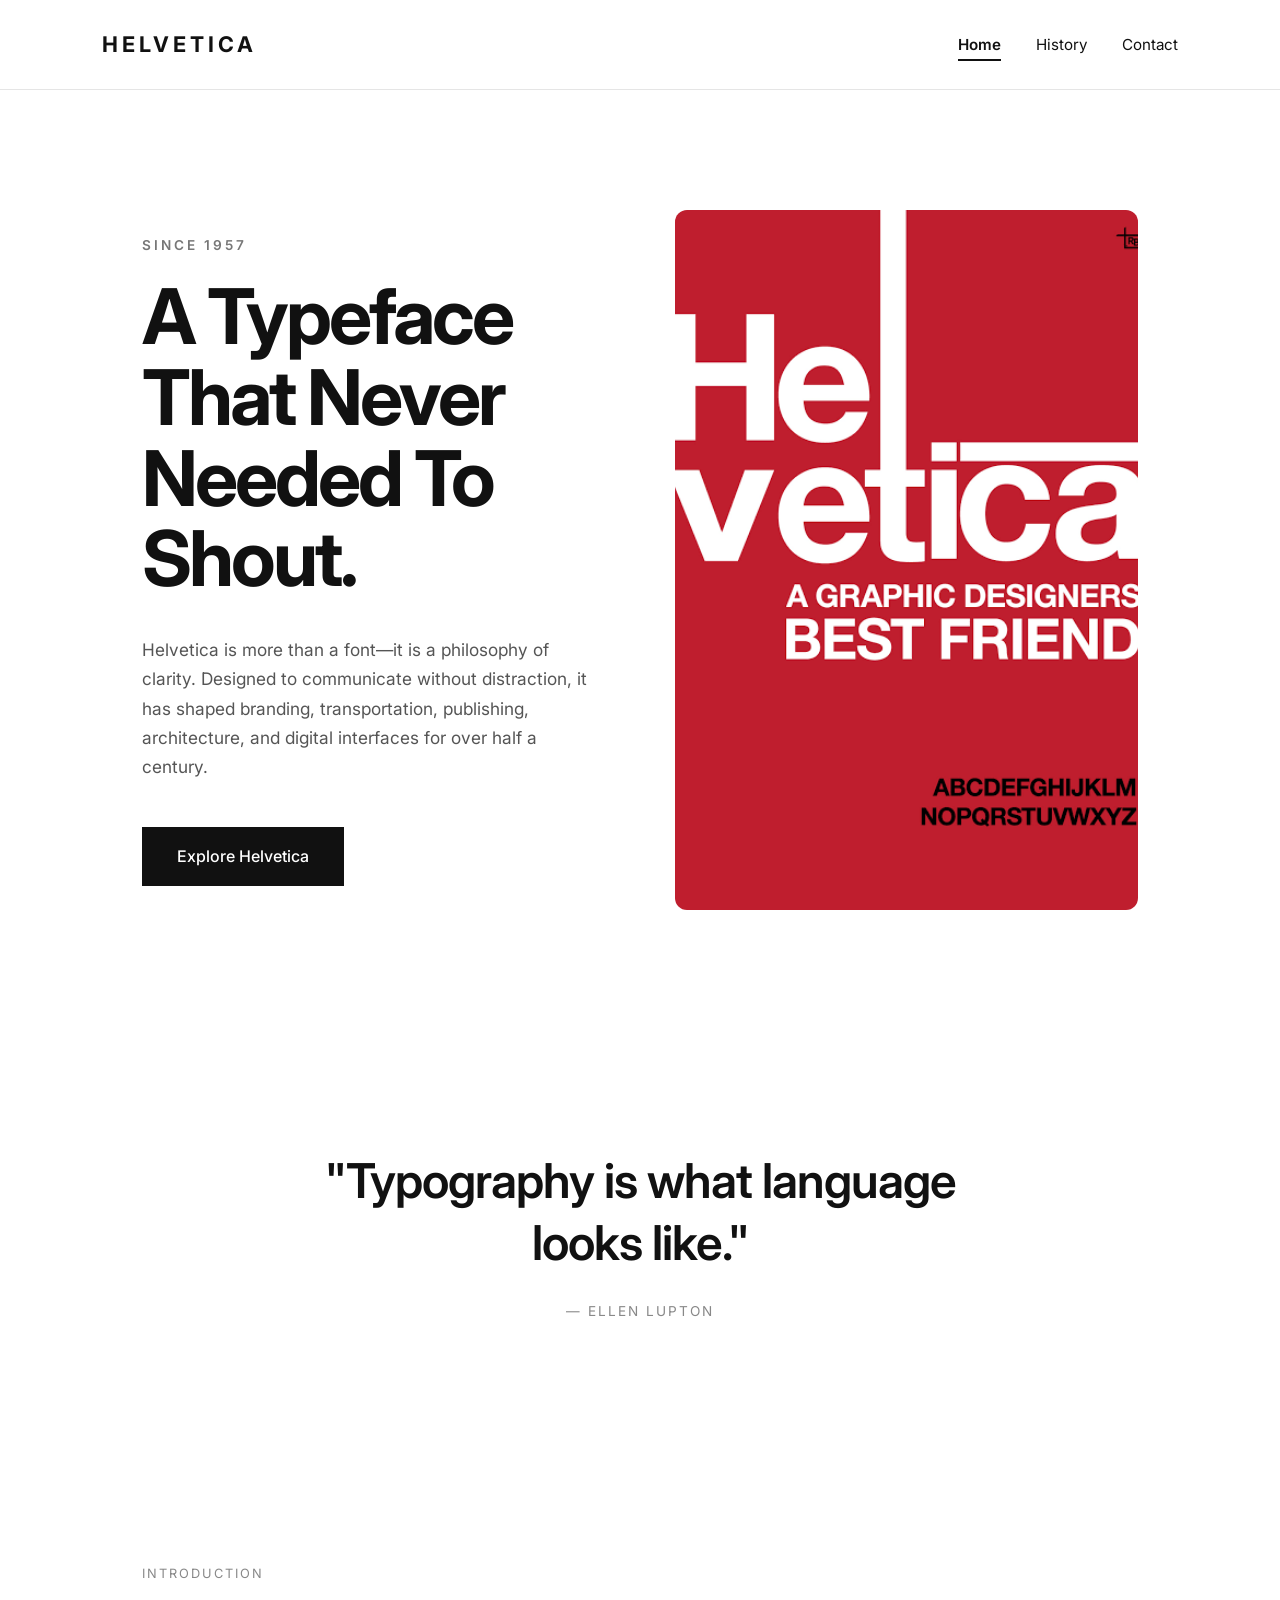
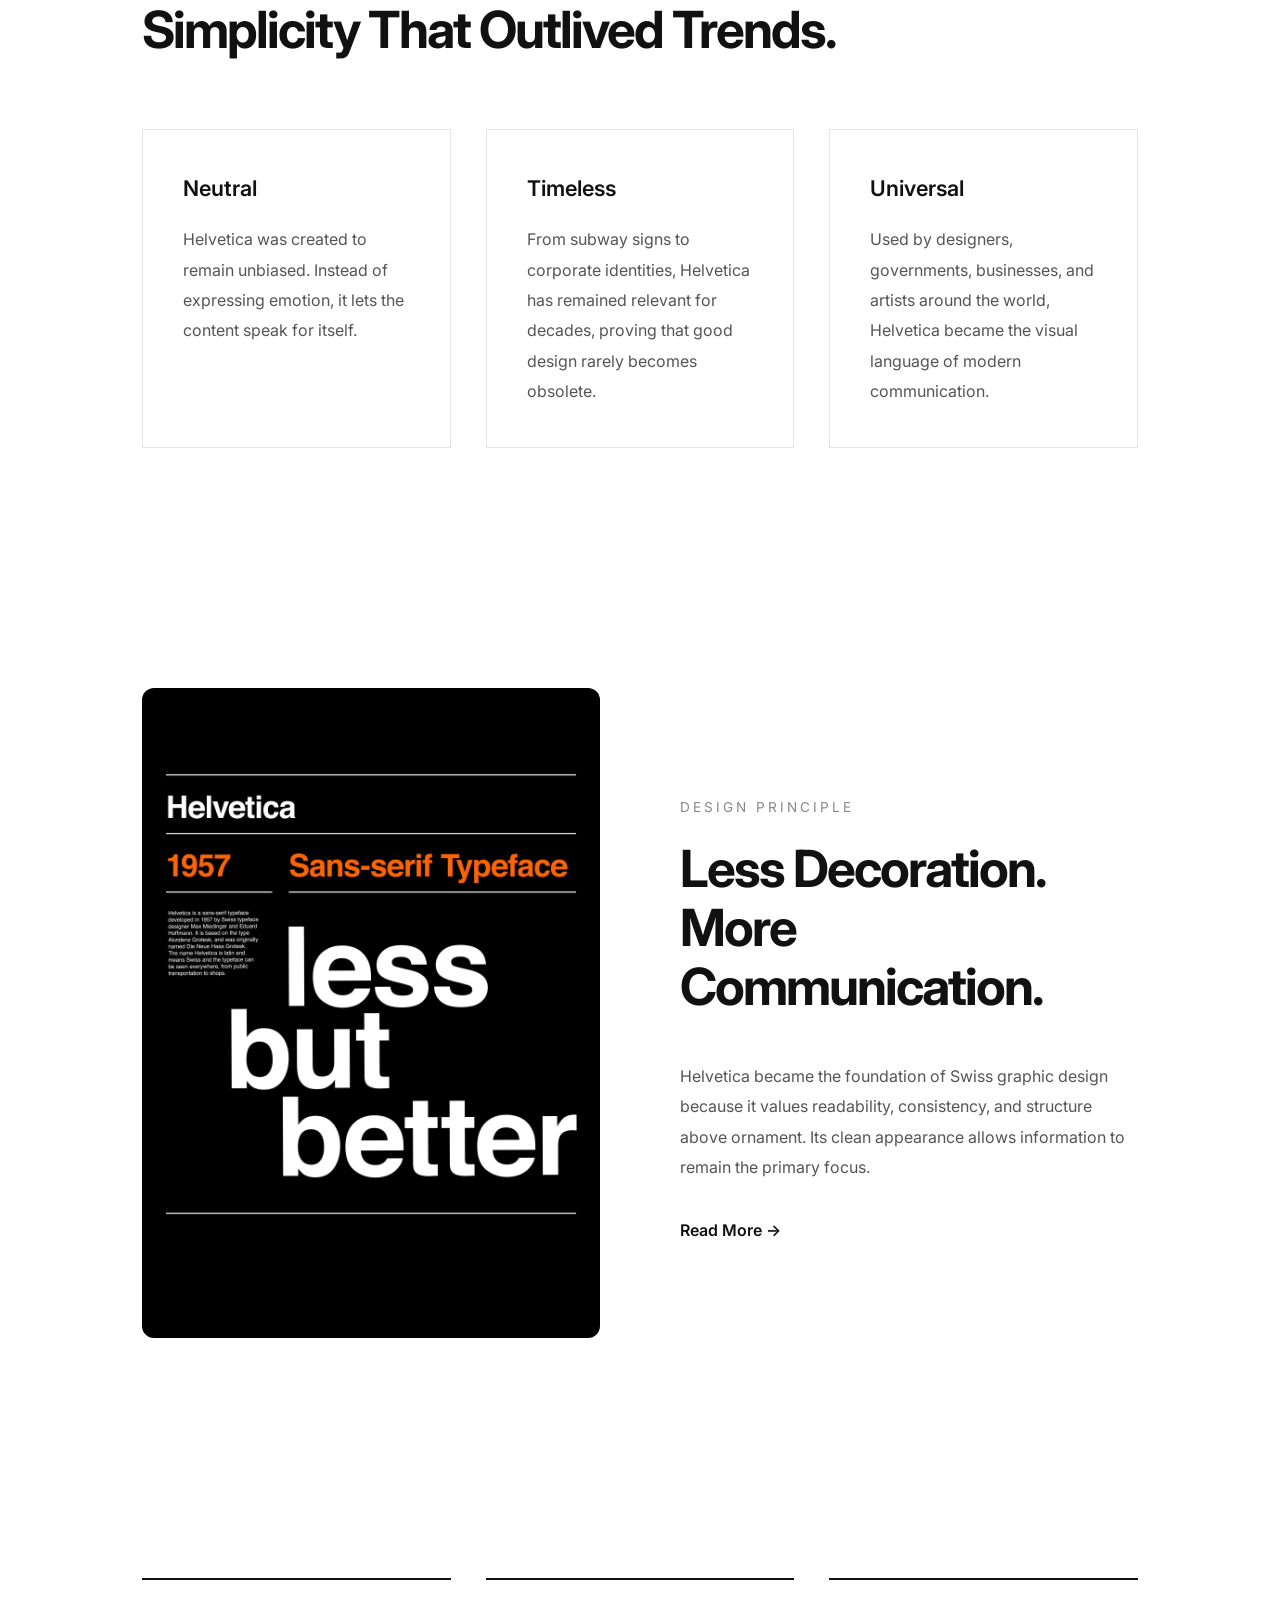
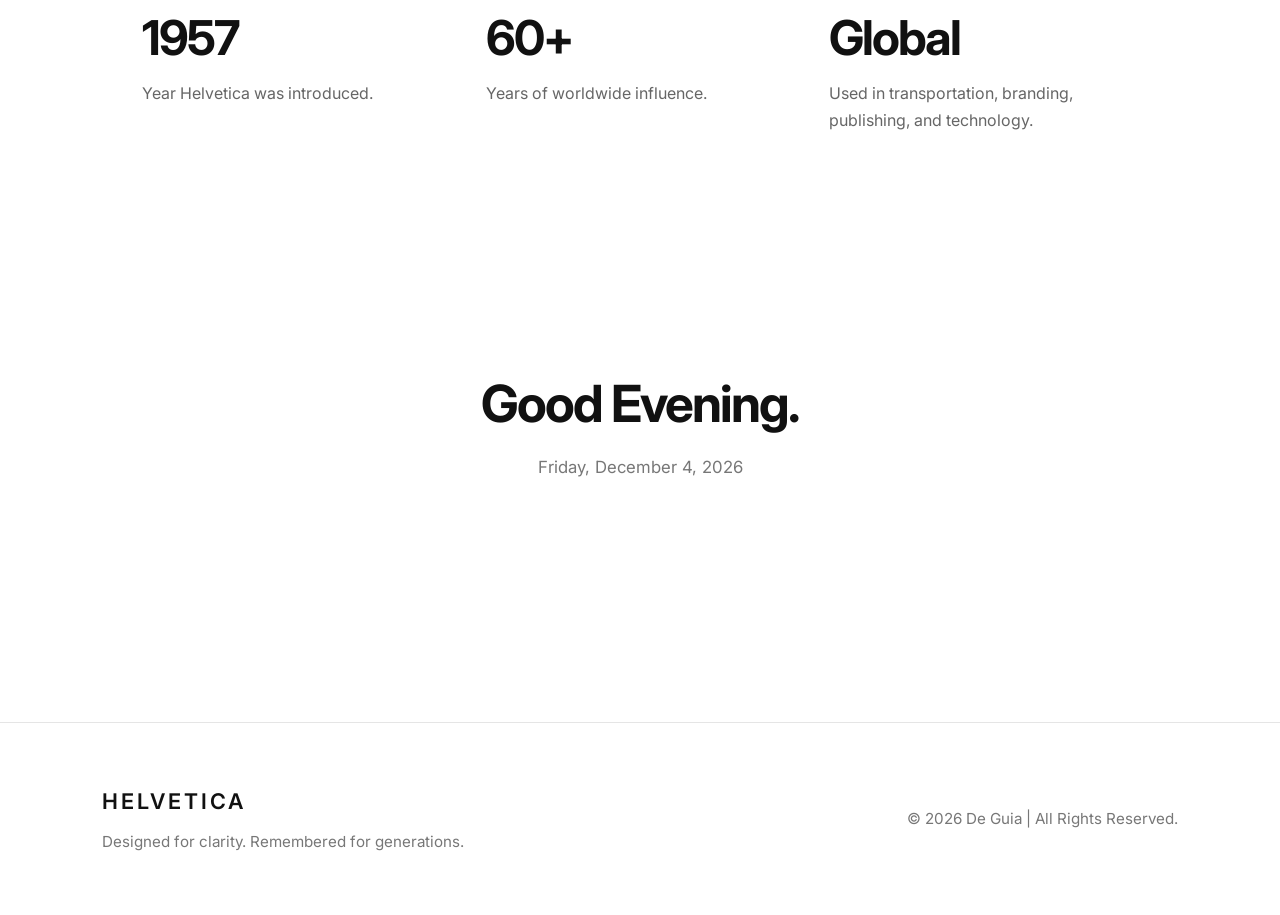
<file: index.html>
<!DOCTYPE html>
<html lang="en">
<head>
    <!-- ==========================================
         BASIC SEO
    =========================================== -->
    <meta charset="UTF-8">
    <meta name="viewport" content="width=device-width, initial-scale=1.0">

    <title>Helvetica | The Typeface That Changed Design</title>

    <meta name="description"
        content="Discover the history, philosophy, and timeless influence of Helvetica—the world's most iconic typeface.">

    <meta name="keywords"
        content="Helvetica, Typography, Font, Swiss Design, Graphic Design">

    <meta name="author"
        content="Justine Louis De Guia">

    <!-- ==========================================
         CSS
    =========================================== -->
    <link rel="stylesheet" href="style.css">

    <!-- Google Fonts (for body only) -->
    <link rel="preconnect" href="https://fonts.googleapis.com">
    <link rel="preconnect" href="https://fonts.gstatic.com" crossorigin>

    <link href="https://fonts.googleapis.com/css2?family=Inter:wght@300;400;500;600;700&display=swap"
        rel="stylesheet">
</head>

<body>

    <!-- ==========================================
         HEADER
    =========================================== -->

    <header>

        <div class="logo">
            HELVETICA
        </div>

        <nav>

            <ul class="nav-links">

                <li><a href="index.html" class="active">Home</a></li>

                <li><a href="history.html">History</a></li>

                <li><a href="contact.html">Contact</a></li>

            </ul>

            <button id="menu-btn">
                ☰
            </button>

        </nav>

    </header>

    <!-- ==========================================
         HERO
    =========================================== -->

    <main>

        <section class="hero">

            <div class="hero-text">

                <p class="eyebrow">
                    Since 1957
                </p>

                <h1>
                    A Typeface That Never Needed To Shout.
                </h1>

                <p class="hero-description">

                    Helvetica is more than a font—it is a philosophy of clarity.
                    Designed to communicate without distraction, it has shaped
                    branding, transportation, publishing, architecture,
                    and digital interfaces for over half a century.

                </p>

                <a href="history.html" class="primary-btn">
                    Explore Helvetica
                </a>

            </div>

            <div class="hero-image">

                <img
                    src="Helv.png"
                    alt="Large Helvetica typography">

            </div>

        </section>

        <!-- ==========================================
             QUOTE
        =========================================== -->

        <section class="quote">

            <blockquote>

                "Typography is what language looks like."

            </blockquote>

            <p>

                — Ellen Lupton

            </p>

        </section>

        <!-- ==========================================
             ABOUT
        =========================================== -->

        <section class="about-preview">

            <div class="section-heading">

                <p>
                    INTRODUCTION
                </p>

                <h2>
                    Simplicity That Outlived Trends.
                </h2>

            </div>

            <div class="about-grid">

                <article>

                    <h3>
                        Neutral
                    </h3>

                    <p>

                        Helvetica was created to remain unbiased.
                        Instead of expressing emotion, it lets
                        the content speak for itself.

                    </p>

                </article>

                <article>

                    <h3>
                        Timeless
                    </h3>

                    <p>

                        From subway signs to corporate identities,
                        Helvetica has remained relevant for decades,
                        proving that good design rarely becomes obsolete.

                    </p>

                </article>

                <article>

                    <h3>
                        Universal
                    </h3>

                    <p>

                        Used by designers, governments,
                        businesses, and artists around the world,
                        Helvetica became the visual language
                        of modern communication.

                    </p>

                </article>

            </div>

        </section>

        <!-- ==========================================
             FEATURE
        =========================================== -->

        <section class="feature">

            <div class="feature-image">

                <img
                    src="Helvetica.jpg"
                    alt="Minimalist Helvetica poster">

            </div>

            <div class="feature-content">

                <p class="section-label">

                    DESIGN PRINCIPLE

                </p>

                <h2>

                    Less Decoration.
                    More Communication.

                </h2>

                <p>

                    Helvetica became the foundation of Swiss
                    graphic design because it values readability,
                    consistency, and structure above ornament.
                    Its clean appearance allows information
                    to remain the primary focus.

                </p>

                <a href="history.html" class="secondary-btn">

                    Read More →

                </a>

            </div>

        </section>

        <!-- ==========================================
             STATISTICS
        =========================================== -->

        <section class="statistics">

            <div class="stat">

                <h2>

                    1957

                </h2>

                <p>

                    Year Helvetica was introduced.

                </p>

            </div>

            <div class="stat">

                <h2>

                    60+

                </h2>

                <p>

                    Years of worldwide influence.

                </p>

            </div>

            <div class="stat">

                <h2>

                    Global

                </h2>

                <p>

                    Used in transportation,
                    branding,
                    publishing,
                    and technology.

                </p>

            </div>

        </section>

        <!-- ==========================================
             DYNAMIC SECTION
        =========================================== -->

        <section class="today">

            <h2 id="greeting">

                Welcome.

            </h2>

            <p id="current-date">

                Loading date...

            </p>

        </section>

    </main>

    <!-- ==========================================
         FOOTER
    =========================================== -->

    <footer>

        <div>

            <h3>

                HELVETICA

            </h3>

            <p>

                Designed for clarity.
                Remembered for generations.

            </p>

        </div>

        <div>

            <p>

                © 2026 De Guia | All Rights Reserved.

            </p>

        </div>

    </footer>

    <!-- ==========================================
         JAVASCRIPT
    =========================================== -->

    <script src="script.js"></script>

</body>
</html>
</file>
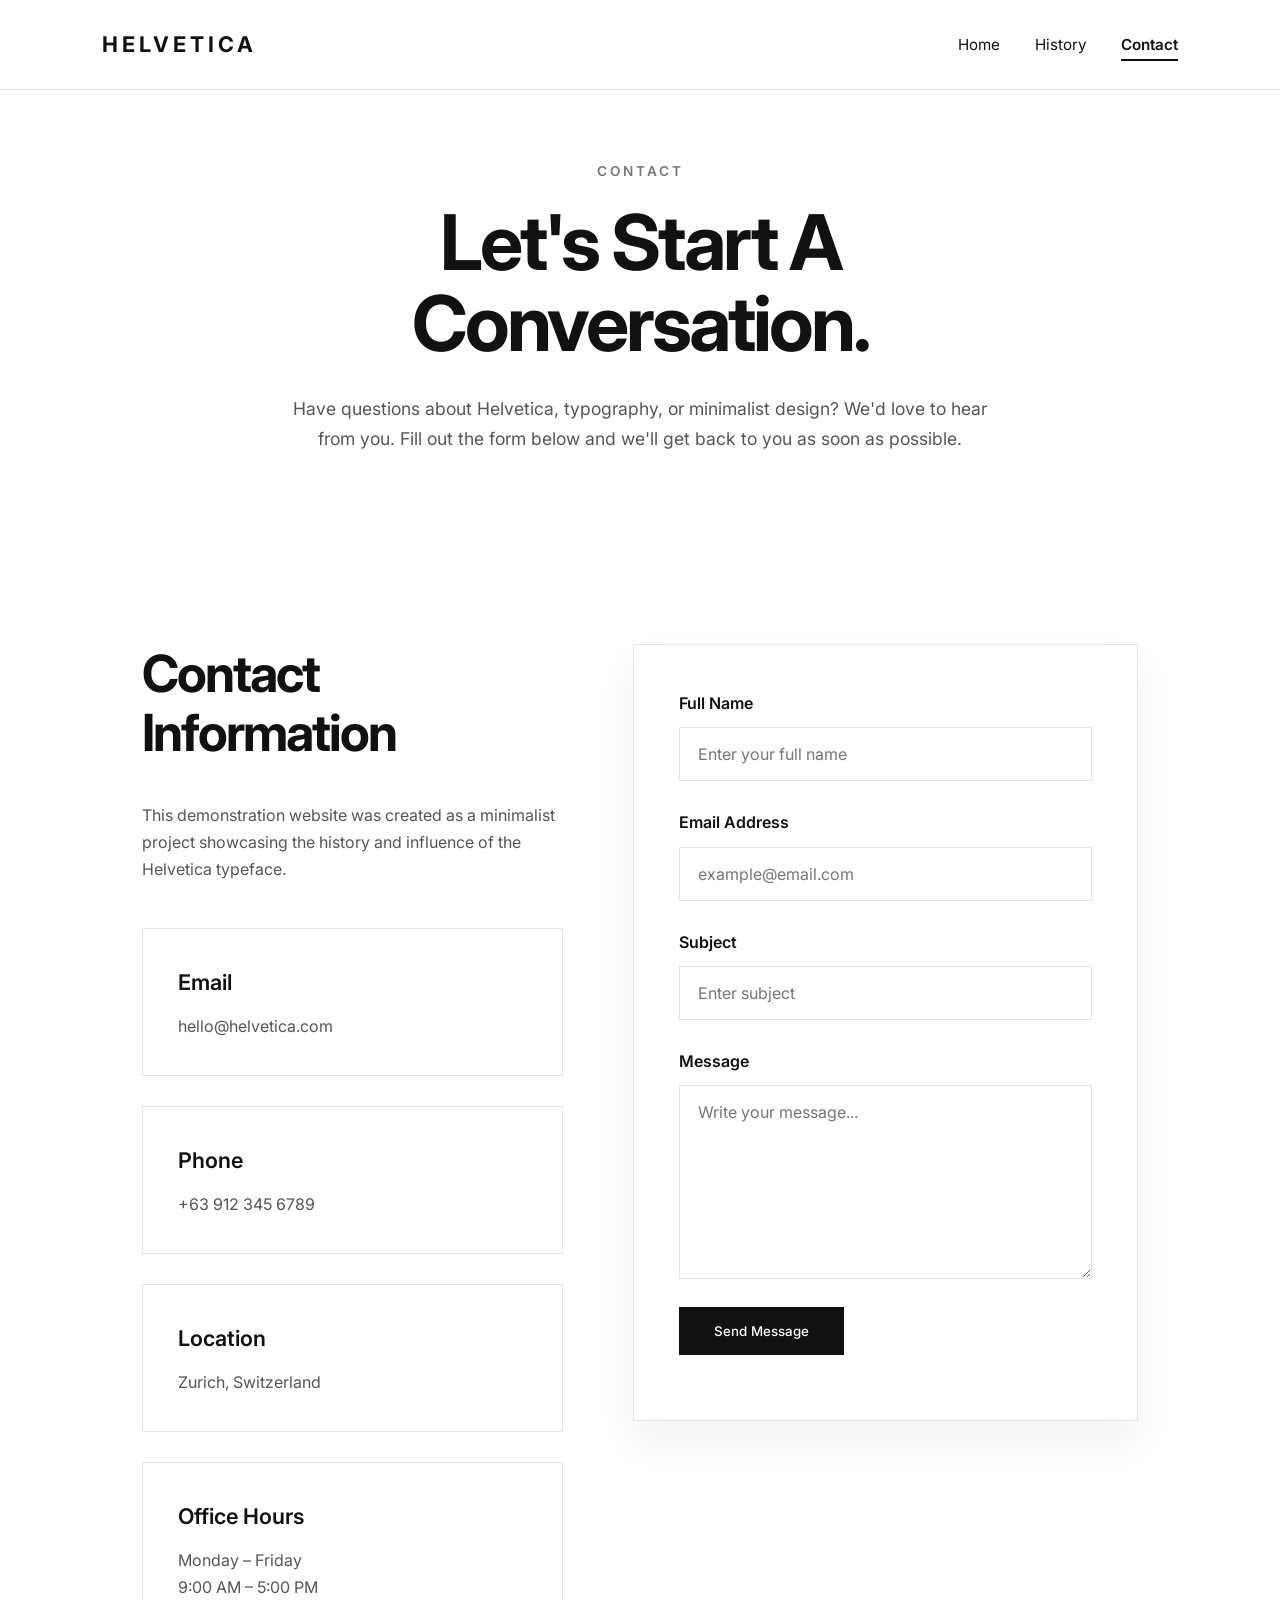
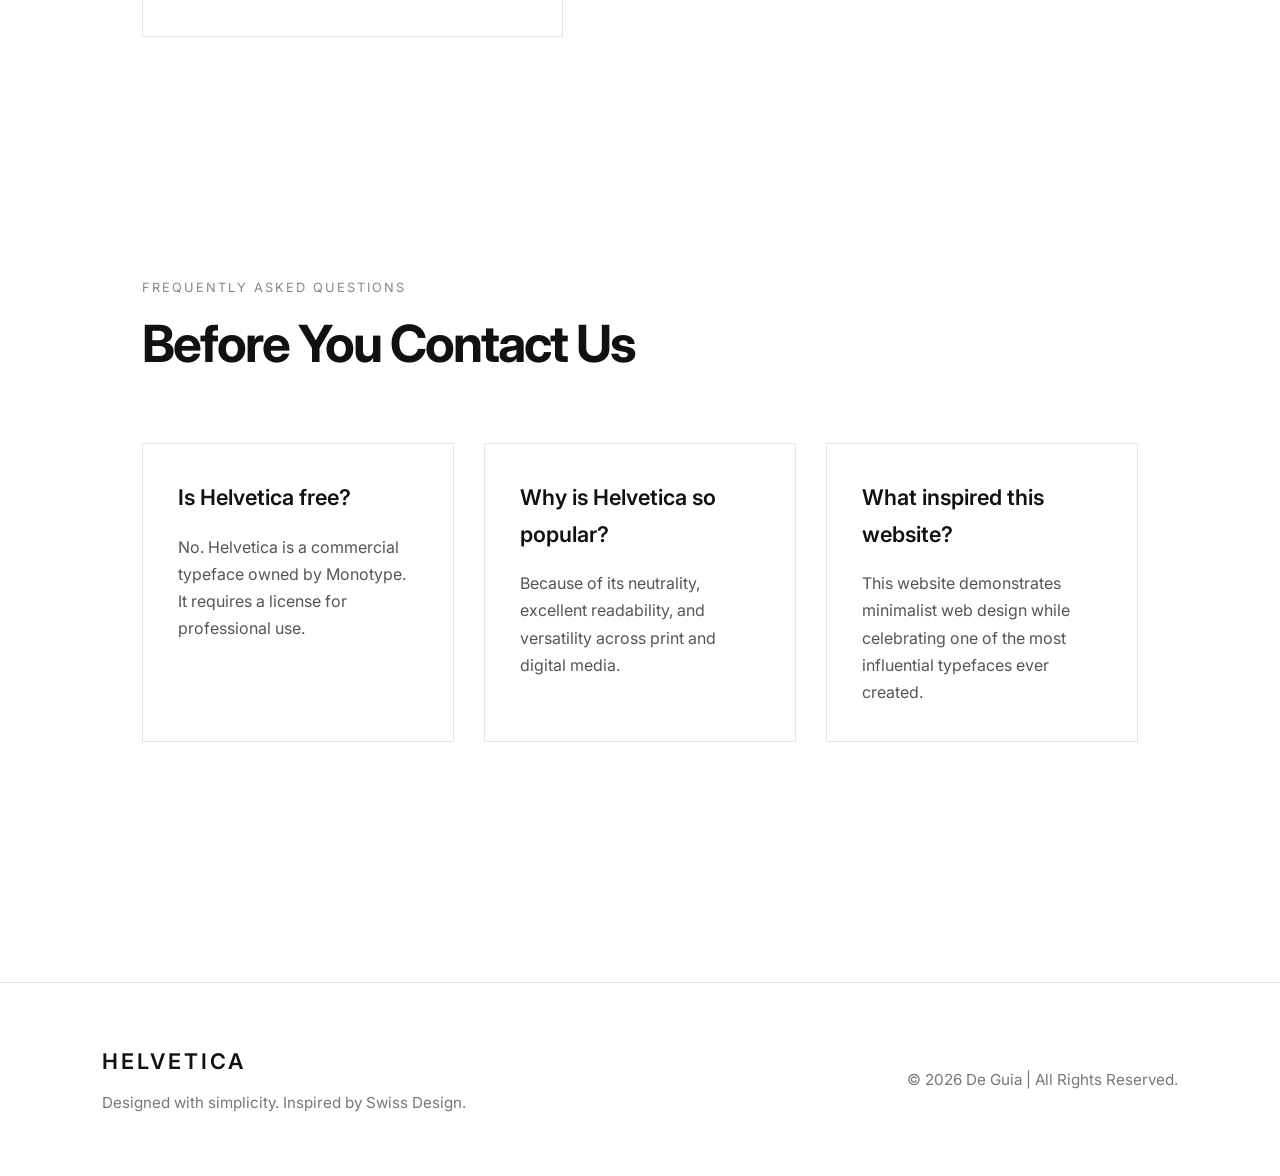
<file: contact.html>
<!DOCTYPE html>
<html lang="en">

<head>

    <!-- ==========================================
         BASIC SEO
    =========================================== -->

    <meta charset="UTF-8">

    <meta name="viewport"
        content="width=device-width, initial-scale=1.0">

    <title>Contact | Helvetica</title>

    <meta name="description"
        content="Get in touch to learn more about Helvetica, typography, and minimalist design.">

    <meta name="author"
        content="Justine Louis De Guia">

    <!-- ==========================================
         CSS
    =========================================== -->

    <link rel="stylesheet" href="style.css">

    <link rel="preconnect"
        href="https://fonts.googleapis.com">

    <link rel="preconnect"
        href="https://fonts.gstatic.com"
        crossorigin>

    <link href="https://fonts.googleapis.com/css2?family=Inter:wght@300;400;500;600;700&display=swap"
        rel="stylesheet">

</head>

<body>

    <!-- ==========================================
         HEADER
    =========================================== -->

    <header>

        <div class="logo">

            HELVETICA

        </div>

        <nav>

            <ul class="nav-links">

                <li><a href="index.html">Home</a></li>

                <li><a href="history.html">History</a></li>

                <li><a href="contact.html" class="active">Contact</a></li>

            </ul>

            <button id="menu-btn">

                ☰

            </button>

        </nav>

    </header>

    <!-- ==========================================
         MAIN
    =========================================== -->

    <main>

        <!-- PAGE HERO -->

        <section class="page-hero">

            <p class="eyebrow">

                CONTACT

            </p>

            <h1>

                Let's Start A Conversation.

            </h1>

            <p class="page-description">

                Have questions about Helvetica, typography,
                or minimalist design? We'd love to hear from you.
                Fill out the form below and we'll get back to you
                as soon as possible.

            </p>

        </section>

        <!-- CONTACT GRID -->

        <section class="contact-section">

            <!-- LEFT -->

            <div class="contact-info">

                <h2>

                    Contact Information

                </h2>

                <p>

                    This demonstration website was created as a
                    minimalist project showcasing the history and
                    influence of the Helvetica typeface.

                </p>

                <div class="info-card">

                    <h3>

                        Email

                    </h3>

                    <p>

                        hello@helvetica.com

                    </p>

                </div>

                <div class="info-card">

                    <h3>

                        Phone

                    </h3>

                    <p>

                        +63 912 345 6789

                    </p>

                </div>

                <div class="info-card">

                    <h3>

                        Location

                    </h3>

                    <p>

                        Zurich, Switzerland

                    </p>

                </div>

                <div class="info-card">

                    <h3>

                        Office Hours

                    </h3>

                    <p>

                        Monday – Friday

                        <br>

                        9:00 AM – 5:00 PM

                    </p>

                </div>

            </div>

            <!-- RIGHT -->

            <div class="contact-form">

                <form id="contactForm">

                    <div class="input-group">

                        <label for="name">

                            Full Name

                        </label>

                        <input
                            type="text"
                            id="name"
                            placeholder="Enter your full name">

                    </div>

                    <div class="input-group">

                        <label for="email">

                            Email Address

                        </label>

                        <input
                            type="email"
                            id="email"
                            placeholder="example@email.com">

                    </div>

                    <div class="input-group">

                        <label for="subject">

                            Subject

                        </label>

                        <input
                            type="text"
                            id="subject"
                            placeholder="Enter subject">

                    </div>

                    <div class="input-group">

                        <label for="message">

                            Message

                        </label>

                        <textarea
                            id="message"
                            rows="8"
                            placeholder="Write your message..."></textarea>

                    </div>

                    <button
                        type="submit"
                        class="primary-btn">

                        Send Message

                    </button>

                    <p
                        id="formMessage"
                        class="form-message">

                    </p>

                </form>

            </div>

        </section>

        <!-- FAQ -->

        <section class="faq">

            <div class="section-heading">

                <p>

                    FREQUENTLY ASKED QUESTIONS

                </p>

                <h2>

                    Before You Contact Us

                </h2>

            </div>

            <div class="faq-grid">

                <article>

                    <h3>

                        Is Helvetica free?

                    </h3>

                    <p>

                        No. Helvetica is a commercial typeface
                        owned by Monotype. It requires a license
                        for professional use.

                    </p>

                </article>

                <article>

                    <h3>

                        Why is Helvetica so popular?

                    </h3>

                    <p>

                        Because of its neutrality, excellent
                        readability, and versatility across
                        print and digital media.

                    </p>

                </article>

                <article>

                    <h3>

                        What inspired this website?

                    </h3>

                    <p>

                        This website demonstrates minimalist
                        web design while celebrating one of the
                        most influential typefaces ever created.

                    </p>

                </article>

            </div>

        </section>

    </main>

    <!-- ==========================================
         FOOTER
    =========================================== -->

    <footer>

        <div>

            <h3>

                HELVETICA

            </h3>

            <p>

                Designed with simplicity.
                Inspired by Swiss Design.

            </p>

        </div>

        <div>

            <p>

                © 2026 De Guia | All Rights Reserved.

            </p>

        </div>

    </footer>

    <!-- ==========================================
         JAVASCRIPT
    =========================================== -->

    <script src="script.js"></script>

</body>

</html>
</file>
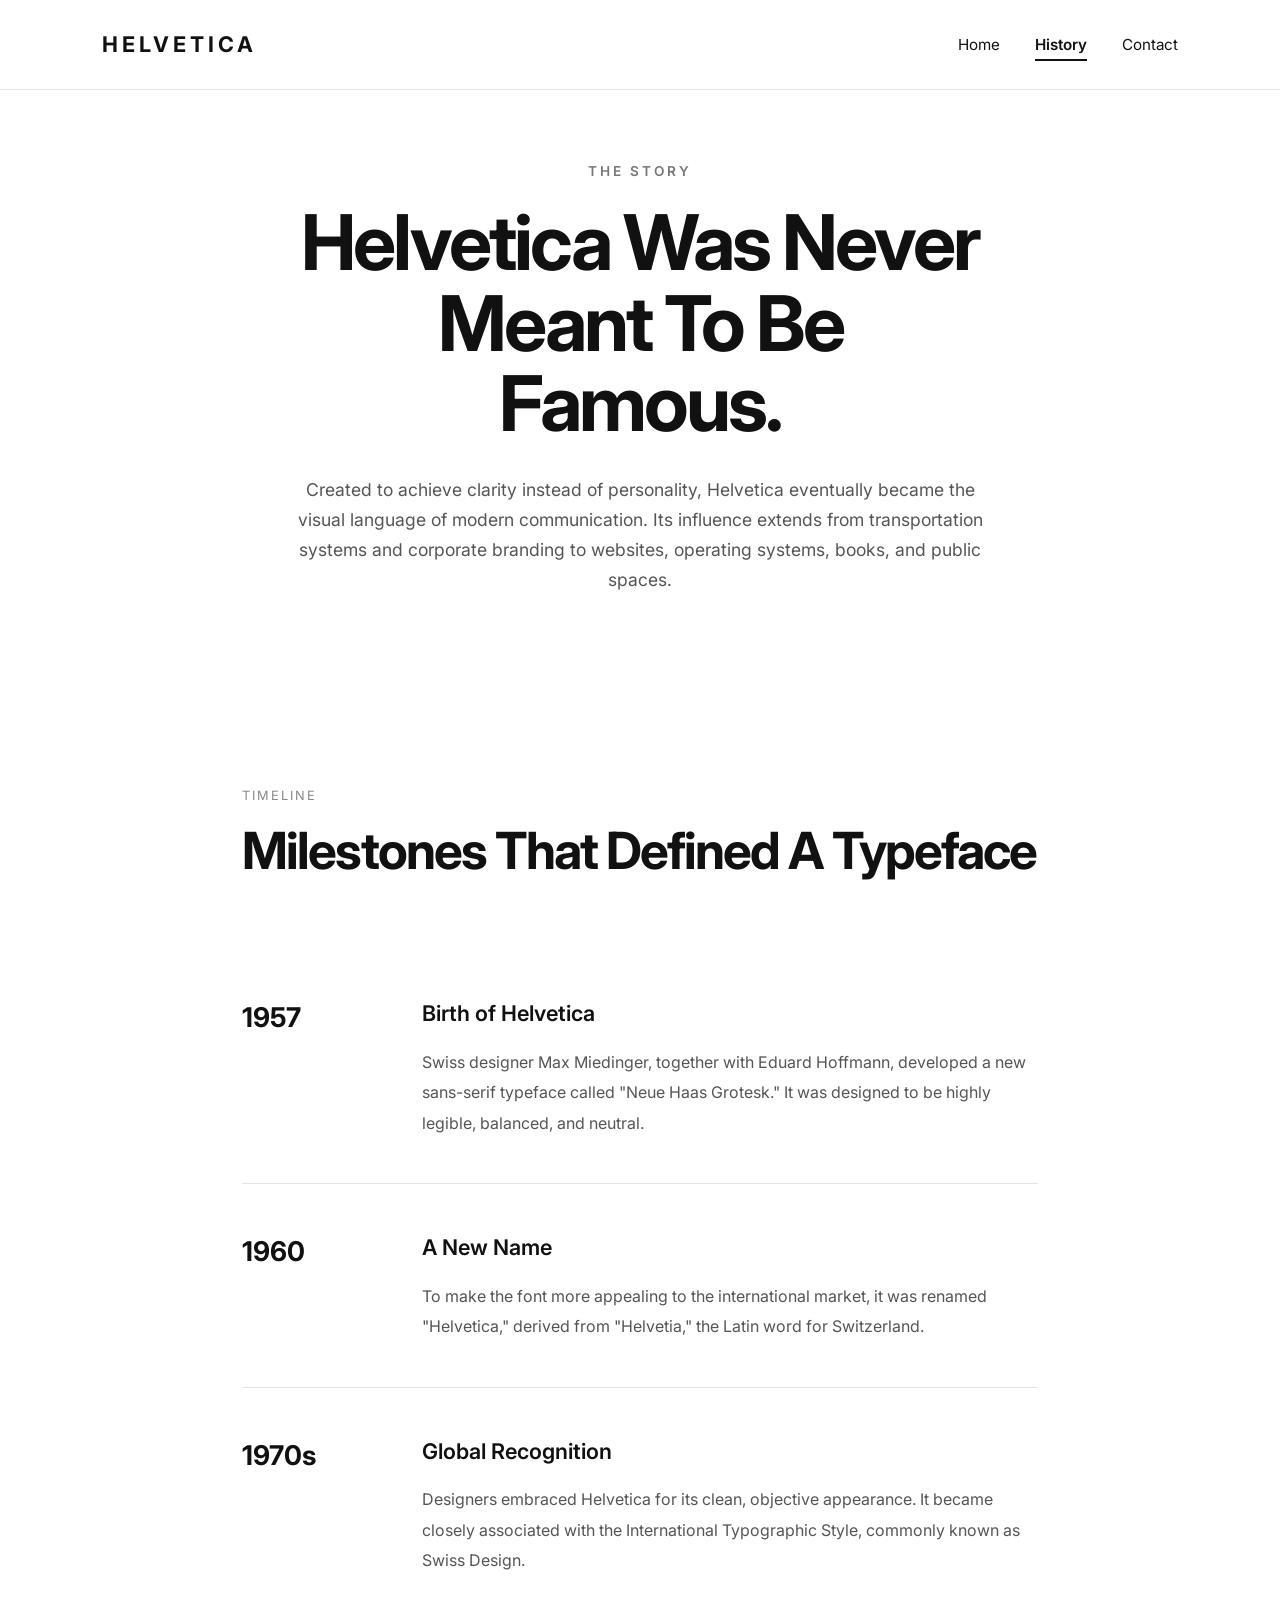
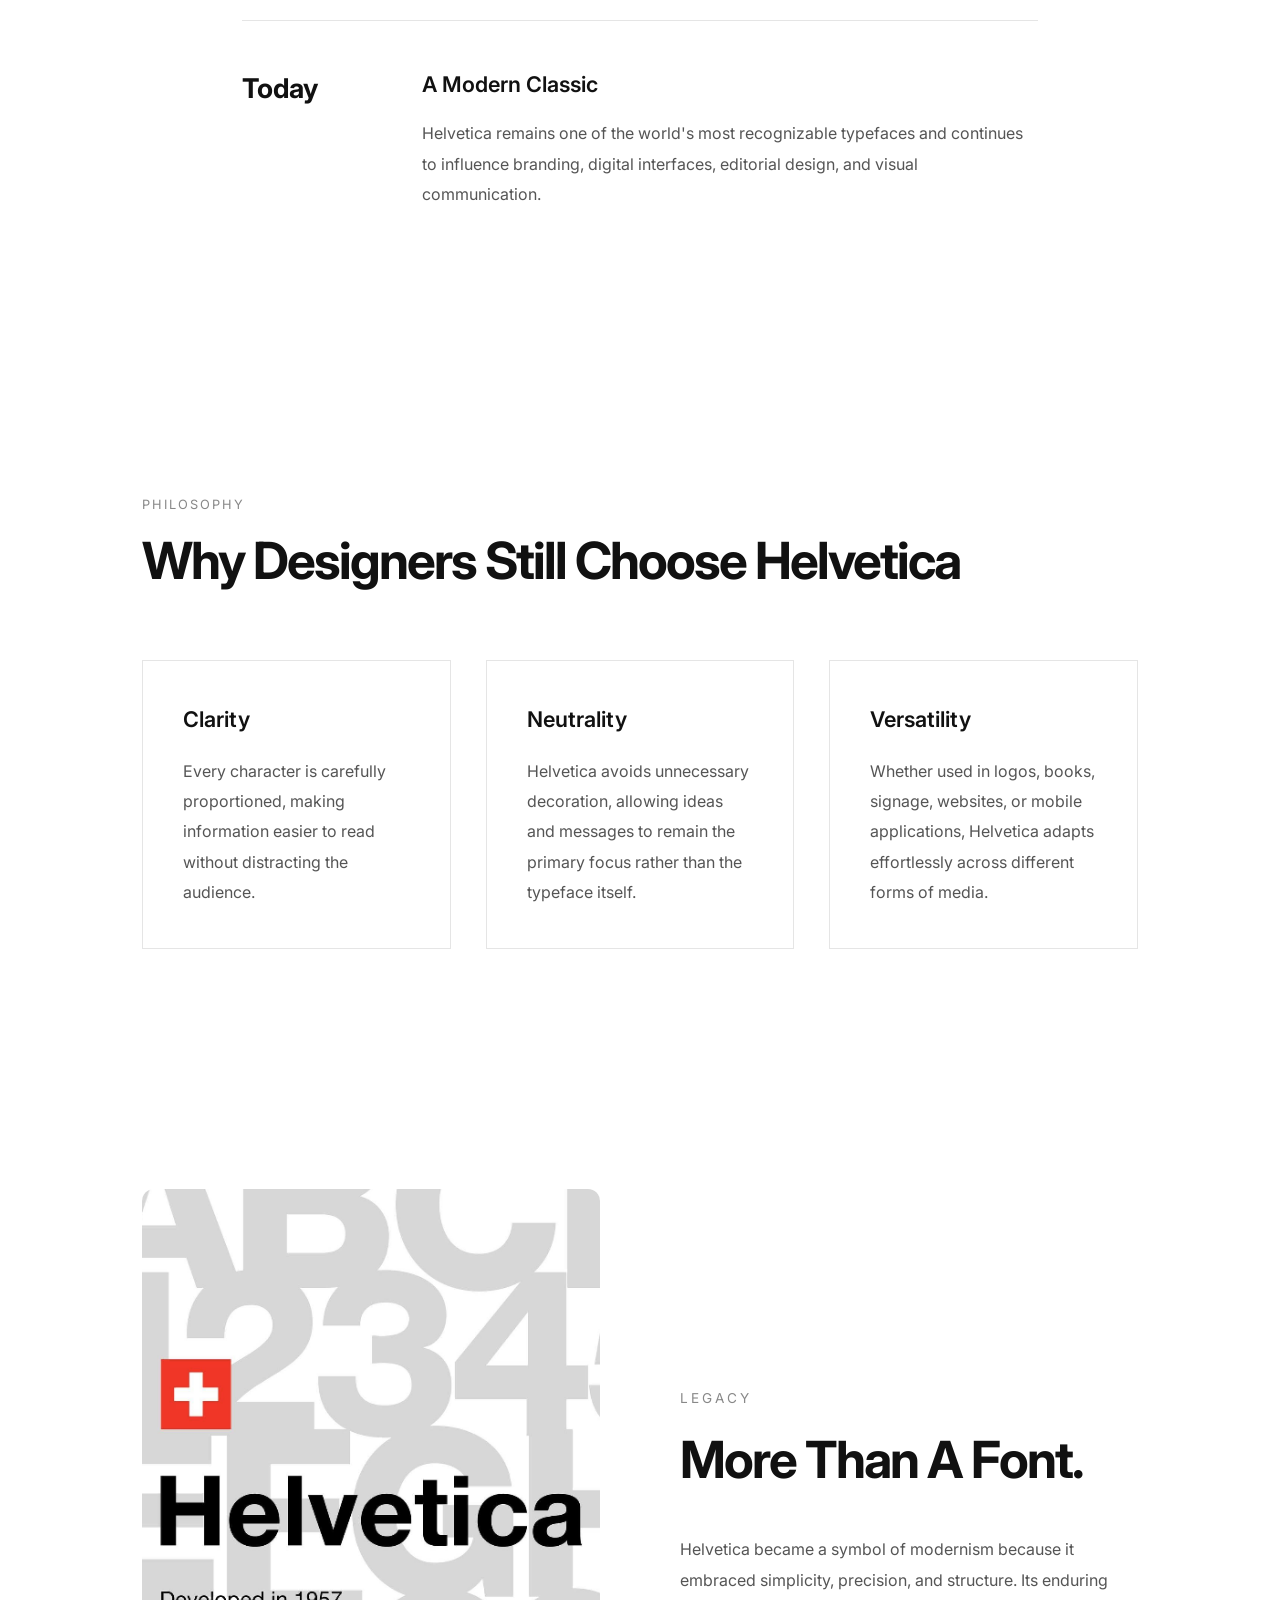
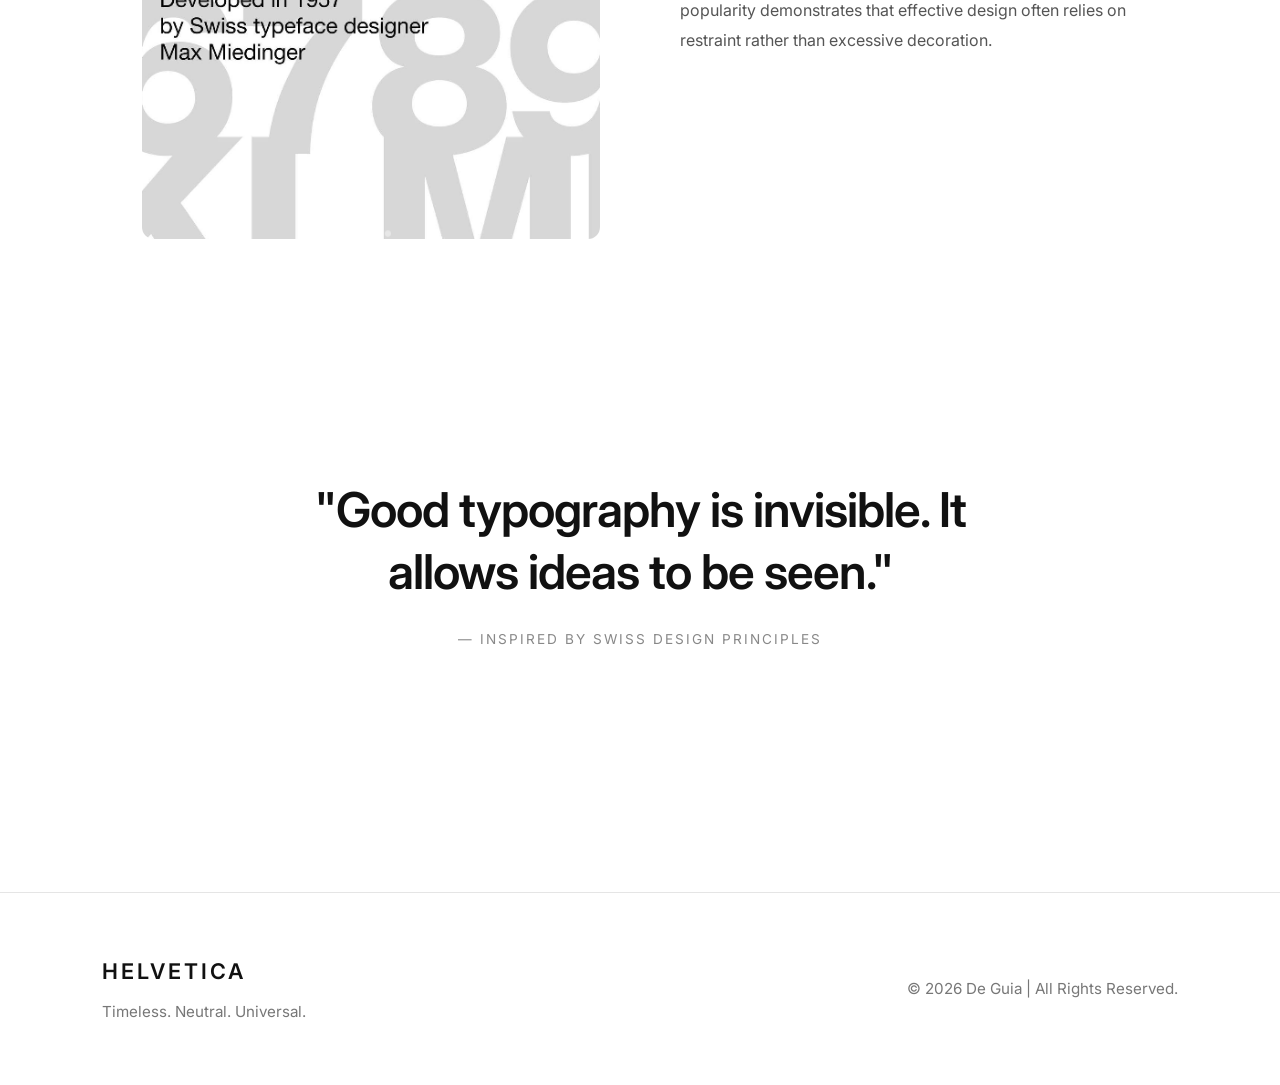
<file: history.html>
<!DOCTYPE html>
<html lang="en">

<head>

    <!-- ==========================================
         BASIC SEO
    =========================================== -->

    <meta charset="UTF-8">

    <meta name="viewport"
        content="width=device-width, initial-scale=1.0">

    <title>History | Helvetica</title>

    <meta name="description"
        content="Explore the history and legacy of Helvetica, the iconic Swiss typeface that shaped modern graphic design.">

    <meta name="author"
        content="Justine Louis De Guia">

    <!-- ==========================================
         CSS
    =========================================== -->

    <link rel="stylesheet" href="style.css">

    <link rel="preconnect"
        href="https://fonts.googleapis.com">

    <link rel="preconnect"
        href="https://fonts.gstatic.com"
        crossorigin>

    <link href="https://fonts.googleapis.com/css2?family=Inter:wght@300;400;500;600;700&display=swap"
        rel="stylesheet">

</head>

<body>

    <!-- ==========================================
         HEADER
    =========================================== -->

    <header>

        <div class="logo">

            HELVETICA

        </div>

        <nav>

            <ul class="nav-links">

                <li><a href="index.html">Home</a></li>

                <li><a href="history.html" class="active">History</a></li>

                <li><a href="contact.html">Contact</a></li>

            </ul>

            <button id="menu-btn">

                ☰

            </button>

        </nav>

    </header>

    <!-- ==========================================
         MAIN CONTENT
    =========================================== -->

    <main>

        <!-- HERO -->

        <section class="page-hero">

            <p class="eyebrow">

                THE STORY

            </p>

            <h1>

                Helvetica Was Never Meant To Be Famous.

            </h1>

            <p class="page-description">

                Created to achieve clarity instead of personality,
                Helvetica eventually became the visual language of
                modern communication. Its influence extends from
                transportation systems and corporate branding to
                websites, operating systems, books, and public spaces.

            </p>

        </section>

        <!-- TIMELINE -->

        <section class="timeline">

            <div class="section-heading">

                <p>

                    TIMELINE

                </p>

                <h2>

                    Milestones That Defined A Typeface

                </h2>

            </div>

            <article class="timeline-item">

                <span class="year">

                    1957

                </span>

                <div>

                    <h3>

                        Birth of Helvetica

                    </h3>

                    <p>

                        Swiss designer Max Miedinger, together with
                        Eduard Hoffmann, developed a new sans-serif
                        typeface called "Neue Haas Grotesk."
                        It was designed to be highly legible,
                        balanced, and neutral.

                    </p>

                </div>

            </article>

            <article class="timeline-item">

                <span class="year">

                    1960

                </span>

                <div>

                    <h3>

                        A New Name

                    </h3>

                    <p>

                        To make the font more appealing to the
                        international market, it was renamed
                        "Helvetica," derived from "Helvetia,"
                        the Latin word for Switzerland.

                    </p>

                </div>

            </article>

            <article class="timeline-item">

                <span class="year">

                    1970s

                </span>

                <div>

                    <h3>

                        Global Recognition

                    </h3>

                    <p>

                        Designers embraced Helvetica for its clean,
                        objective appearance. It became closely
                        associated with the International Typographic
                        Style, commonly known as Swiss Design.

                    </p>

                </div>

            </article>

            <article class="timeline-item">

                <span class="year">

                    Today

                </span>

                <div>

                    <h3>

                        A Modern Classic

                    </h3>

                    <p>

                        Helvetica remains one of the world's most
                        recognizable typefaces and continues to
                        influence branding, digital interfaces,
                        editorial design, and visual communication.

                    </p>

                </div>

            </article>

        </section>

        <!-- DESIGN PHILOSOPHY -->

        <section class="philosophy">

            <div class="section-heading">

                <p>

                    PHILOSOPHY

                </p>

                <h2>

                    Why Designers Still Choose Helvetica

                </h2>

            </div>

            <div class="about-grid">

                <article>

                    <h3>

                        Clarity

                    </h3>

                    <p>

                        Every character is carefully proportioned,
                        making information easier to read without
                        distracting the audience.

                    </p>

                </article>

                <article>

                    <h3>

                        Neutrality

                    </h3>

                    <p>

                        Helvetica avoids unnecessary decoration,
                        allowing ideas and messages to remain the
                        primary focus rather than the typeface itself.

                    </p>

                </article>

                <article>

                    <h3>

                        Versatility

                    </h3>

                    <p>

                        Whether used in logos, books, signage,
                        websites, or mobile applications,
                        Helvetica adapts effortlessly across
                        different forms of media.

                    </p>

                </article>

            </div>

        </section>

        <!-- IMAGE SECTION -->

        <section class="feature">

            <div class="feature-image">

                <img src="History.png"
                    alt="Swiss typography poster featuring Helvetica">

            </div>

            <div class="feature-content">

                <p class="section-label">

                    LEGACY

                </p>

                <h2>

                    More Than A Font.

                </h2>

                <p>

                    Helvetica became a symbol of modernism because
                    it embraced simplicity, precision, and structure.
                    Its enduring popularity demonstrates that effective
                    design often relies on restraint rather than
                    excessive decoration.

                </p>

            </div>

        </section>

        <!-- QUOTE -->

        <section class="quote">

            <blockquote>

                "Good typography is invisible.
                It allows ideas to be seen."

            </blockquote>

            <p>

                — Inspired by Swiss Design Principles

            </p>

        </section>

    </main>

    <!-- ==========================================
         FOOTER
    =========================================== -->

    <footer>

        <div>

            <h3>

                HELVETICA

            </h3>

            <p>

                Timeless.
                Neutral.
                Universal.

            </p>

        </div>

        <div>

            <p>

                © 2026 De Guia | All Rights Reserved.

            </p>

        </div>

    </footer>

    <!-- ==========================================
         JAVASCRIPT
    =========================================== -->

    <script src="script.js"></script>

</body>

</html>
</file>
<file: style.css>
/* =====================================================
   HELVETICA WEBSITE
   STYLE.CSS
   PART 1
   Foundation, Header, Hero, Buttons & Footer
===================================================== */

/* =====================================================
   GOOGLE FONT
===================================================== */

@import url('https://fonts.googleapis.com/css2?family=Inter:wght@300;400;500;600;700&display=swap');

/* =====================================================
   CSS VARIABLES
===================================================== */

:root {

    --white: #ffffff;

    --light-gray: #f5f5f5;

    --gray: #bdbdbd;

    --dark-gray: #555555;

    --black: #111111;

    --border: #e5e5e5;

    --shadow: rgba(0,0,0,.05);

    --transition: .35s ease;

    --max-width: 1200px;

}

/* =====================================================
   RESET
===================================================== */

* {

    margin: 0;

    padding: 0;

    box-sizing: border-box;

}

html {

    scroll-behavior: smooth;

}

body {

    font-family: "Inter", sans-serif;

    color: var(--black);

    background: var(--white);

    line-height: 1.7;

    overflow-x: hidden;

}

img {

    display: block;

    width: 100%;

}

a {

    color: inherit;

    text-decoration: none;

}

ul {

    list-style: none;

}

button {

    border: none;

    background: none;

    cursor: pointer;

    font-family: inherit;

}

section {

    width: 100%;

    padding: 120px 8%;

}

main {

    margin-top: 90px;

}

/* =====================================================
   FOR THE  GIT BASH EHE
/* =====================================================
   TYPOGRAPHY
===================================================== */

h1 {

    font-size: clamp(3rem, 6vw, 6rem);

    line-height: 1.05;

    font-weight: 700;

    letter-spacing: -3px;

}

h2 {

    font-size: clamp(2rem, 4vw, 3.5rem);

    line-height: 1.15;

    font-weight: 700;

    letter-spacing: -2px;

    margin-bottom: 30px;

}

h3 {

    font-size: 1.35rem;

    margin-bottom: 18px;

    font-weight: 600;

}

p {

    color: var(--dark-gray);

    font-size: 1rem;

}

.eyebrow {

    text-transform: uppercase;

    letter-spacing: 3px;

    font-size: .85rem;

    font-weight: 600;

    color: #777;

    margin-bottom: 20px;

}

.section-heading {

    margin-bottom: 70px;

}

.section-heading p {

    text-transform: uppercase;

    letter-spacing: 2px;

    font-size: .8rem;

    color: #888;

    margin-bottom: 15px;

}

/* =====================================================
   HEADER
===================================================== */

header {

    position: fixed;

    top: 0;

    left: 0;

    width: 100%;

    height: 90px;

    background: rgba(255,255,255,.95);

    backdrop-filter: blur(12px);

    border-bottom: 1px solid var(--border);

    display: flex;

    justify-content: space-between;

    align-items: center;

    padding: 0 8%;

    z-index: 999;

}

.logo {

    font-size: 1.35rem;

    font-weight: 700;

    letter-spacing: 4px;

}

nav {

    display: flex;

    align-items: center;

    gap: 40px;

}

.nav-links {

    display: flex;

    align-items: center;

    gap: 35px;

}

.nav-links a {

    position: relative;

    font-size: .95rem;

    transition: var(--transition);

}

.nav-links a:hover {

    color: #777;

}

.nav-links a.active {

    font-weight: 600;

}

.nav-links a::after {

    content: "";

    position: absolute;

    left: 0;

    bottom: -7px;

    width: 0;

    height: 2px;

    background: var(--black);

    transition: var(--transition);

}

.nav-links a:hover::after,

.nav-links a.active::after {

    width: 100%;

}

#menu-btn {

    display: none;

    font-size: 2rem;

}

/* =====================================================
   HERO
===================================================== */

.hero {

    max-width: var(--max-width);

    margin: auto;

    display: grid;

    grid-template-columns: 1fr 1fr;

    align-items: center;

    gap: 70px;

    min-height: calc(100vh - 90px);

}

.hero-text {

    display: flex;

    flex-direction: column;

    justify-content: center;

}

.hero-description {

    max-width: 560px;

    margin: 35px 0 45px;

    font-size: 1.08rem;

}

.hero-image {

    overflow: hidden;

    border-radius: 12px;

    background: var(--light-gray);

}

.hero-image img {

    height: 700px;

    object-fit: cover;

    transition: transform .8s ease;

}

.hero-image:hover img {

    transform: scale(1.04);

}

/* =====================================================
   PAGE HERO
===================================================== */

.page-hero {

    max-width: 900px;

    margin: auto;

    text-align: center;

    padding-top: 70px;

    padding-bottom: 70px;

}

.page-description {

    max-width: 700px;

    margin: 30px auto 0;

    font-size: 1.1rem;

}

/* =====================================================
   BUTTONS
===================================================== */

.primary-btn {

    display: inline-flex;

    align-items: center;

    justify-content: center;

    width: fit-content;

    padding: 15px 34px;

    background: var(--black);

    color: var(--white);

    border: 1px solid var(--black);

    transition: var(--transition);

    font-weight: 500;

}

.primary-btn:hover {

    background: transparent;

    color: var(--black);

}

.secondary-btn {

    display: inline-flex;

    margin-top: 35px;

    color: var(--black);

    font-weight: 600;

    transition: var(--transition);

}

.secondary-btn:hover {

    transform: translateX(8px);

}

/* =====================================================
   FOOTER
===================================================== */

footer {

    border-top: 1px solid var(--border);

    margin-top: 120px;

    padding: 60px 8%;

    display: flex;

    justify-content: space-between;

    align-items: center;

    flex-wrap: wrap;

    gap: 30px;

}

footer h3 {

    margin-bottom: 10px;

    letter-spacing: 3px;

}

footer p {

    color: #777;

    font-size: .95rem;

}

/* =====================================================
   SIMPLE FADE ANIMATION
===================================================== */

.fade-up {

    opacity: 0;

    transform: translateY(30px);

    transition: .8s ease;

}

.fade-up.show {

    opacity: 1;

    transform: translateY(0);

}

/* =====================================================
   HELVETICA WEBSITE
   STYLE.CSS
   PART 2
   Home & History Sections
===================================================== */

/* =====================================================
   ABOUT PREVIEW
===================================================== */

.about-preview {

    max-width: var(--max-width);

    margin: auto;

}

.about-grid {

    display: grid;

    grid-template-columns: repeat(3, 1fr);

    gap: 35px;

}

.about-grid article {

    padding: 40px;

    border: 1px solid var(--border);

    background: var(--white);

    transition: var(--transition);

}

.about-grid article:hover {

    transform: translateY(-8px);

    box-shadow: 0 18px 40px var(--shadow);

}

.about-grid h3 {

    margin-bottom: 18px;

}

.about-grid p {

    color: var(--dark-gray);

    line-height: 1.9;

}

/* =====================================================
   FEATURE SECTION
===================================================== */

.feature {

    max-width: var(--max-width);

    margin: auto;

    display: grid;

    grid-template-columns: 1fr 1fr;

    align-items: center;

    gap: 80px;

}

.feature-image {

    overflow: hidden;

    border-radius: 12px;

}

.feature-image img {

    height: 650px;

    object-fit: cover;

    transition: transform .8s ease;

}

.feature-image:hover img {

    transform: scale(1.05);

}

.feature-content {

    display: flex;

    flex-direction: column;

    justify-content: center;

}

.section-label {

    text-transform: uppercase;

    letter-spacing: 3px;

    color: #888;

    font-size: .85rem;

    margin-bottom: 18px;

}

.feature-content p {

    margin-top: 15px;

    line-height: 1.9;

}

/* =====================================================
   QUOTE
===================================================== */

.quote {

    max-width: 900px;

    margin: auto;

    text-align: center;

}

.quote blockquote {

    font-size: clamp(2rem, 4vw, 3rem);

    line-height: 1.3;

    font-weight: 600;

    color: var(--black);

    letter-spacing: -1px;

}

.quote p {

    margin-top: 25px;

    color: #888;

    text-transform: uppercase;

    letter-spacing: 2px;

    font-size: .85rem;

}

/* =====================================================
   STATISTICS
===================================================== */

.statistics {

    max-width: var(--max-width);

    margin: auto;

    display: grid;

    grid-template-columns: repeat(3, 1fr);

    gap: 35px;

}

.stat {

    border-top: 2px solid var(--black);

    padding-top: 30px;

}

.stat h2 {

    margin-bottom: 15px;

    font-size: 3rem;

}

.stat p {

    color: #666;

}

/* =====================================================
   TODAY SECTION
===================================================== */

.today {

    max-width: 900px;

    margin: auto;

    text-align: center;

}

.today h2 {

    margin-bottom: 20px;

}

.today p {

    font-size: 1.05rem;

    color: #777;

}

/* =====================================================
   TIMELINE
===================================================== */

.timeline {

    max-width: 1000px;

    margin: auto;

}

.timeline-item {

    display: grid;

    grid-template-columns: 140px 1fr;

    gap: 40px;

    padding: 45px 0;

    border-bottom: 1px solid var(--border);

}

.timeline-item:last-child {

    border-bottom: none;

}

.year {

    font-size: 1.7rem;

    font-weight: 700;

    color: var(--black);

}

.timeline-item h3 {

    margin-bottom: 15px;

}

.timeline-item p {

    line-height: 1.9;

}

/* =====================================================
   PHILOSOPHY
===================================================== */

.philosophy {

    max-width: var(--max-width);

    margin: auto;

}

/* =====================================================
   IMAGE DIVIDER
===================================================== */

.image-banner {

    width: 100%;

    height: 650px;

    overflow: hidden;

}

.image-banner img {

    width: 100%;

    height: 100%;

    object-fit: cover;

}

/* =====================================================
   MINIMAL DIVIDER
===================================================== */

.divider {

    width: 120px;

    height: 2px;

    background: var(--black);

    margin: 70px auto;

}

/* =====================================================
   INFO CARD
===================================================== */

.info-card {

    padding: 35px;

    border: 1px solid var(--border);

    transition: var(--transition);

}

.info-card:hover {

    box-shadow: 0 16px 40px var(--shadow);

    transform: translateY(-5px);

}

.info-card h3 {

    margin-bottom: 12px;

}

/* =====================================================
   GALLERY GRID
===================================================== */

.gallery {

    max-width: var(--max-width);

    margin: auto;

    display: grid;

    grid-template-columns: repeat(3, 1fr);

    gap: 25px;

}

.gallery img {

    height: 340px;

    object-fit: cover;

    transition: .6s ease;

}

.gallery img:hover {

    transform: scale(1.03);

}

/* =====================================================
   NUMBER LIST
===================================================== */

.number-list {

    display: flex;

    flex-direction: column;

    gap: 35px;

}

.number-item {

    display: flex;

    gap: 25px;

    align-items: flex-start;

}

.number {

    width: 55px;

    height: 55px;

    display: flex;

    justify-content: center;

    align-items: center;

    background: var(--black);

    color: var(--white);

    font-weight: 700;

    border-radius: 50%;

    flex-shrink: 0;

}

/* =====================================================
   LARGE IMAGE
===================================================== */

.large-image {

    max-width: var(--max-width);

    margin: auto;

}

.large-image img {

    width: 100%;

    height: 700px;

    object-fit: cover;

    border-radius: 12px;

}

/* =====================================================
   HISTORY HIGHLIGHT
===================================================== */

.history-highlight {

    max-width: var(--max-width);

    margin: auto;

    display: grid;

    grid-template-columns: repeat(2,1fr);

    gap: 70px;

    align-items: center;

}

.history-highlight p {

    line-height: 1.9;

}

/* =====================================================
   SECTION SPACING
===================================================== */

.about-preview,

.feature,

.statistics,

.timeline,

.philosophy,

.today,

.history-highlight,

.large-image,

.gallery {

    padding-top: 120px;

    padding-bottom: 120px;

}

/* =====================================================
   HELVETICA WEBSITE
   STYLE.CSS
   PART 3
   Contact, Responsive Design & Utilities
===================================================== */

/* =====================================================
   CONTACT SECTION
===================================================== */

.contact-section {

    max-width: var(--max-width);

    margin: auto;

    display: grid;

    grid-template-columns: 1fr 1.2fr;

    gap: 70px;

    align-items: start;

}

.contact-info {

    display: flex;

    flex-direction: column;

    gap: 30px;

}

.contact-info h2 {

    margin-bottom: 10px;

}

.contact-info>p {

    margin-bottom: 15px;

}

.contact-form {

    border: 1px solid var(--border);

    padding: 45px;

    background: var(--white);

    box-shadow: 0 20px 40px var(--shadow);

}

/* =====================================================
   FORM
===================================================== */

.input-group {

    display: flex;

    flex-direction: column;

    margin-bottom: 28px;

}

.input-group label {

    font-weight: 600;

    margin-bottom: 10px;

    color: var(--black);

}

.input-group input,

.input-group textarea {

    width: 100%;

    padding: 16px 18px;

    border: 1px solid var(--border);

    font-size: 1rem;

    font-family: inherit;

    background: var(--white);

    transition: var(--transition);

    outline: none;

}

.input-group textarea {

    resize: vertical;

    min-height: 180px;

}

.input-group input:focus,

.input-group textarea:focus {

    border-color: var(--black);

}

.form-message {

    margin-top: 20px;

    font-weight: 600;

    color: #198754;

}

/* =====================================================
   FAQ
===================================================== */

.faq {

    max-width: var(--max-width);

    margin: auto;

}

.faq-grid {

    display: grid;

    grid-template-columns: repeat(3, 1fr);

    gap: 30px;

}

.faq-grid article {

    border: 1px solid var(--border);

    padding: 35px;

    transition: var(--transition);

}

.faq-grid article:hover {

    transform: translateY(-8px);

    box-shadow: 0 16px 40px var(--shadow);

}

.faq-grid h3 {

    margin-bottom: 18px;

}

/* =====================================================
   UTILITIES
===================================================== */

.text-center {

    text-align: center;

}

.mt-1 {

    margin-top: 20px;

}

.mt-2 {

    margin-top: 40px;

}

.mt-3 {

    margin-top: 60px;

}

.mb-1 {

    margin-bottom: 20px;

}

.mb-2 {

    margin-bottom: 40px;

}

.mb-3 {

    margin-bottom: 60px;

}

/* =====================================================
   SCROLLBAR
===================================================== */

::-webkit-scrollbar {

    width: 10px;

}

::-webkit-scrollbar-track {

    background: var(--light-gray);

}

::-webkit-scrollbar-thumb {

    background: #999;

}

::-webkit-scrollbar-thumb:hover {

    background: #555;

}

/* =====================================================
   SELECTION
===================================================== */

::selection {

    background: var(--black);

    color: var(--white);

}

/* =====================================================
   REVEAL ANIMATION
===================================================== */

.reveal {

    opacity: 0;

    transform: translateY(40px);

    transition: opacity .8s ease,
                transform .8s ease;

}

.reveal.active {

    opacity: 1;

    transform: translateY(0);

}

/* =====================================================
   TABLET
===================================================== */

@media (max-width:992px) {

    section {

        padding: 90px 6%;

    }

    header {

        padding: 0 6%;

    }

    .hero {

        grid-template-columns: 1fr;

        text-align: center;

    }

    .hero-text {

        align-items: center;

    }

    .hero-description {

        max-width: 650px;

    }

    .hero-image img {

        height: 550px;

    }

    .feature {

        grid-template-columns: 1fr;

    }

    .history-highlight {

        grid-template-columns: 1fr;

    }

    .statistics {

        grid-template-columns: repeat(2,1fr);

    }

    .about-grid {

        grid-template-columns: repeat(2,1fr);

    }

    .gallery {

        grid-template-columns: repeat(2,1fr);

    }

    .faq-grid {

        grid-template-columns: repeat(2,1fr);

    }

    .contact-section {

        grid-template-columns: 1fr;

    }

}

/* =====================================================
   MOBILE
===================================================== */

@media (max-width:768px) {

    #menu-btn {

        display: block;

    }

    .nav-links {

        position: absolute;

        top: 90px;

        left: 0;

        width: 100%;

        background: var(--white);

        border-top: 1px solid var(--border);

        flex-direction: column;

        gap: 30px;

        padding: 40px 0;

        display: none;

    }

    .nav-links.show {

        display: flex;

    }

    .hero {

        gap: 50px;

    }

    h1 {

        font-size: 3rem;

    }

    h2 {

        font-size: 2.2rem;

    }

    .about-grid,

    .statistics,

    .gallery,

    .faq-grid {

        grid-template-columns: 1fr;

    }

    .timeline-item {

        grid-template-columns: 1fr;

        gap: 20px;

    }

    .year {

        font-size: 1.3rem;

    }

    .feature-image img {

        height: 400px;

    }

    .large-image img {

        height: 450px;

    }

    .contact-form {

        padding: 30px;

    }

    footer {

        flex-direction: column;

        text-align: center;

    }

}

/* =====================================================
   SMALL MOBILE
===================================================== */

@media (max-width:480px) {

    section {

        padding: 70px 5%;

    }

    header {

        padding: 0 5%;

    }

    .logo {

        font-size: 1.05rem;

    }

    h1 {

        font-size: 2.4rem;

        letter-spacing: -1px;

    }

    h2 {

        font-size: 1.8rem;

    }

    .hero-image img {

        height: 320px;

    }

    .feature-image img {

        height: 300px;

    }

    .large-image img {

        height: 300px;

    }

    .primary-btn,

    .secondary-btn {

        width: 100%;

        justify-content: center;

    }

    .contact-form {

        padding: 25px;

    }

    .input-group input,

    .input-group textarea {

        padding: 14px;

    }

}

.hero,
.about-preview,
.feature,
.statistics,
.quote,
.today,
.timeline,
.philosophy,
.contact-section,
.faq {

    opacity: 0;

    transform: translateY(40px);

    transition: opacity .8s ease,
                transform .8s ease;

}

.hero.active,
.about-preview.active,
.feature.active,
.statistics.active,
.quote.active,
.today.active,
.timeline.active,
.philosophy.active,
.contact-section.active,
.faq.active {

    opacity: 1;

    transform: translateY(0);

}
</file>
